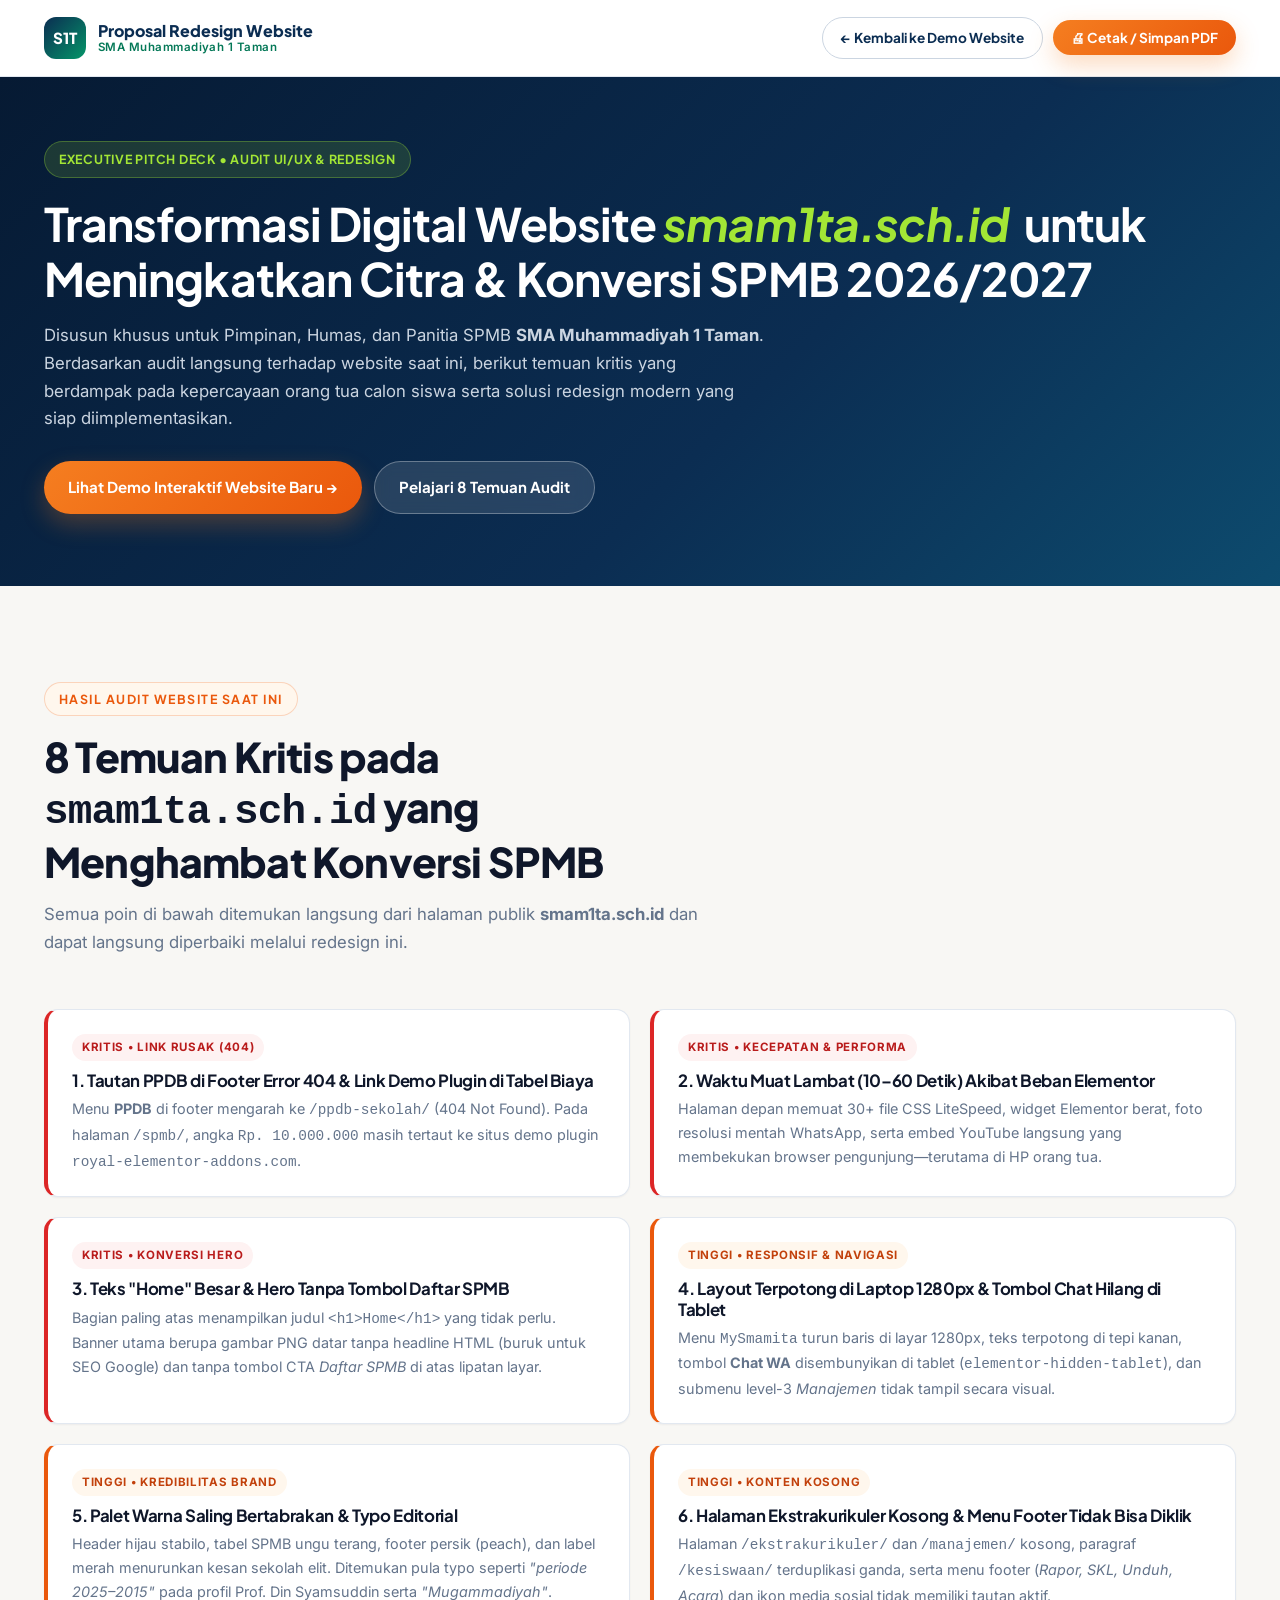
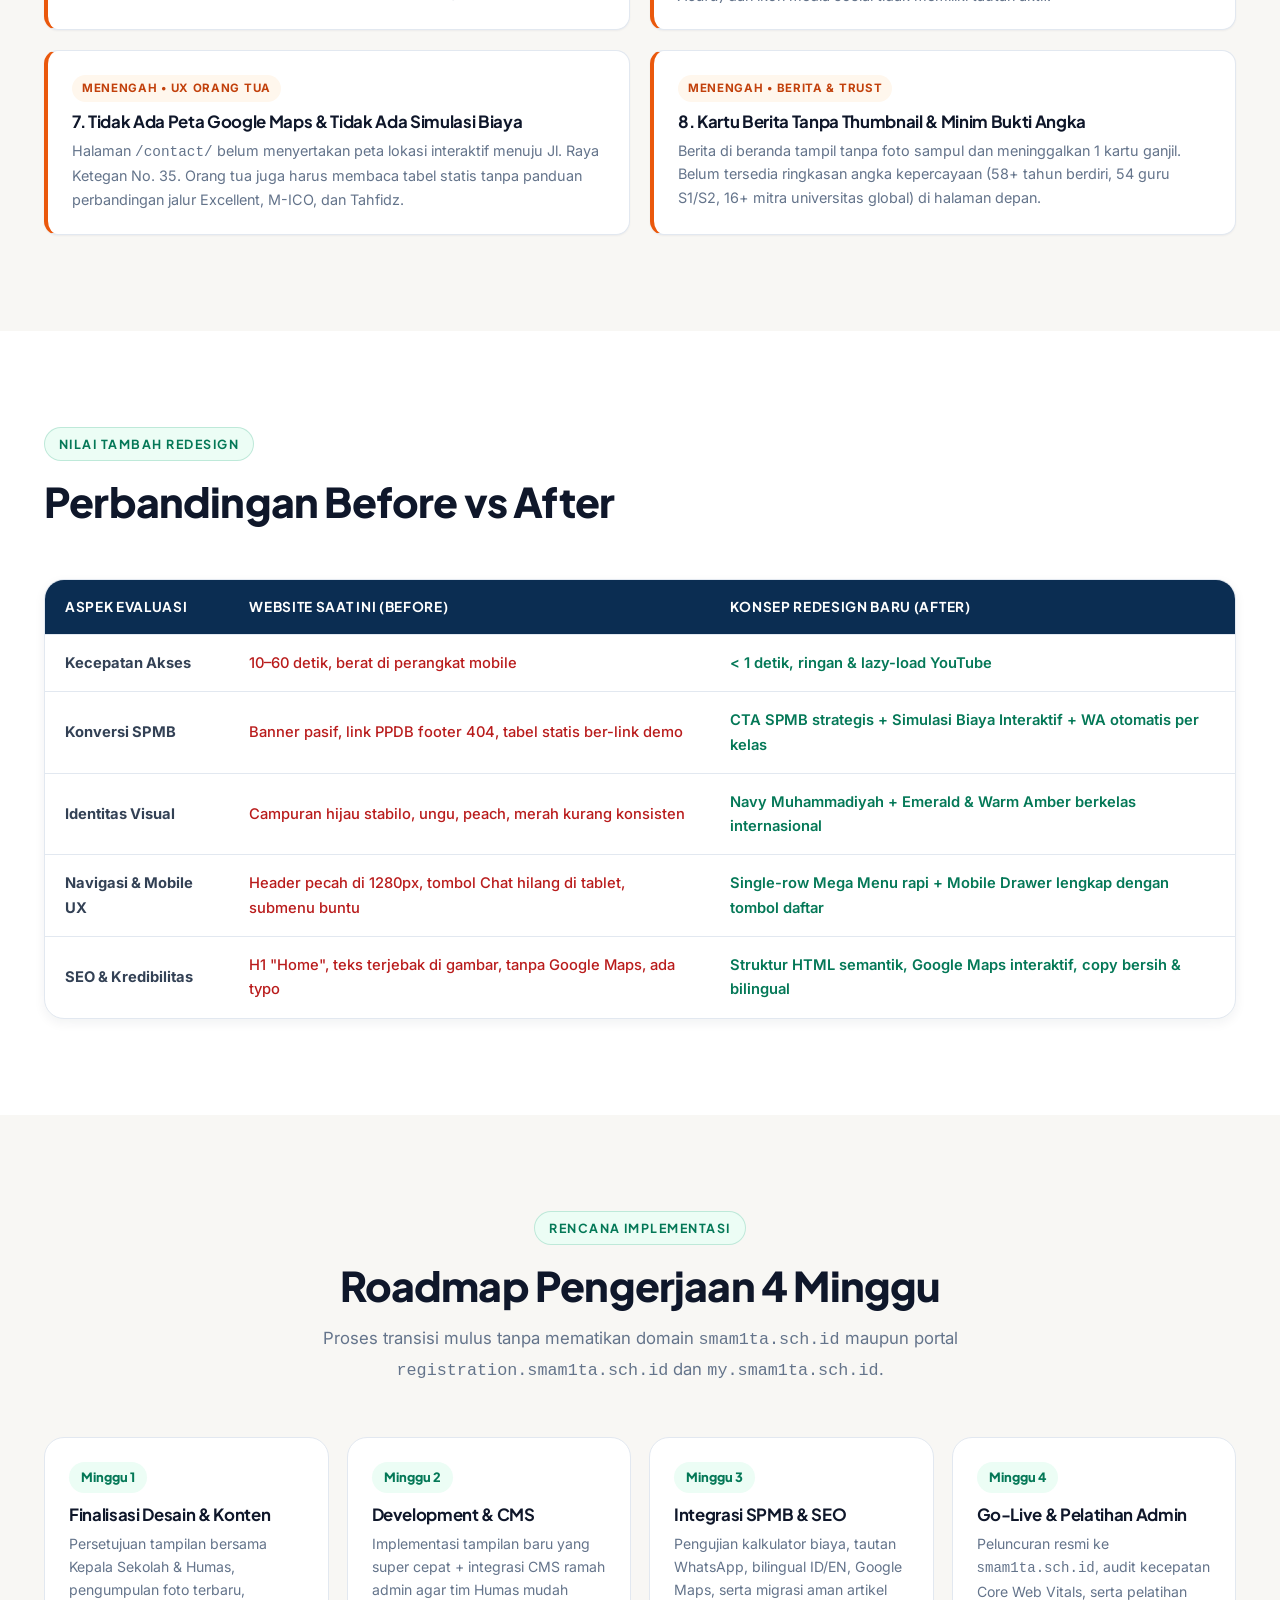
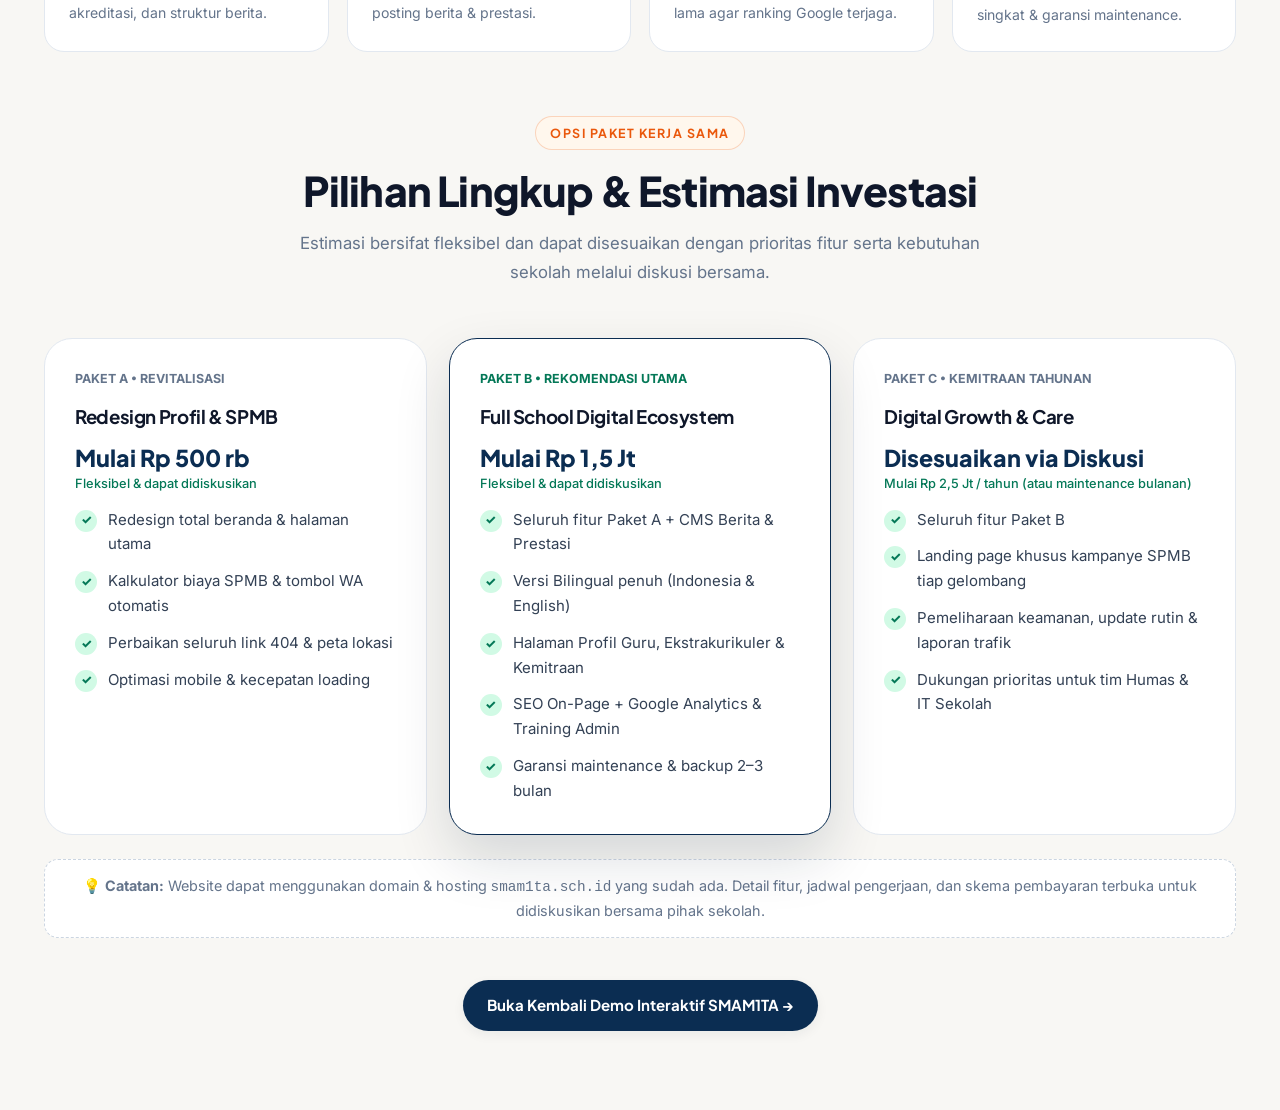
<file: pitch.html>
<!DOCTYPE html>
<html lang="id">
<head>
  <meta charset="UTF-8">
  <meta name="viewport" content="width=device-width, initial-scale=1.0">
  <title>Proposal Redesign Website — SMA Muhammadiyah 1 Taman (SMAM1TA)</title>
  <!-- Anti-Copy Toolkit: AI crawler signals, copyright & W3C TDMRep -->
  <meta name="robots" content="noai, noimageai, max-image-preview:none">
  <meta name="googlebot" content="noai, noimageai">
  <meta name="copyright" content="© 2026 Muhammad Naza Firmansyah (Steamcraft). All rights reserved.">
  <meta name="author" content="Muhammad Naza Firmansyah">
  <meta name="rights" content="Dilarang menyalin, scraping, atau memakai untuk pelatihan AI tanpa izin tertulis.">
  <meta name="tdm-reservation" content="1">
  <meta name="tdm-policy" content="https://display2.steamcraft.online/legal/tdm-policy.json">
  <link rel="preconnect" href="https://fonts.googleapis.com">
  <link rel="preconnect" href="https://fonts.gstatic.com" crossorigin>
  <link href="https://fonts.googleapis.com/css2?family=Inter:wght@400;500;600;700&family=Plus+Jakarta+Sans:wght@600;700;800&display=swap" rel="stylesheet">
  <link rel="stylesheet" href="styles.css">
  <script src="client/protect.js" defer></script>
  <style>
    .pitch-hero {
      background: linear-gradient(135deg, #061A33 0%, #0B2D52 60%, #0D4B6E 100%);
      color: #FFFFFF;
      padding: 64px 0 72px;
    }
    .pitch-hero h1 { color: #FFFFFF; font-size: clamp(2rem, 3.6vw, 3rem); margin-bottom: 16px; }
    .pitch-hero h1 em { font-style: italic; padding-right: 0.16em; color: var(--lime-400); }
    .pitch-hero p { color: #CBD5E1; font-size: 1.05rem; max-width: 720px; }
    .audit-grid {
      display: grid;
      grid-template-columns: repeat(2, 1fr);
      gap: 20px;
    }
    .audit-card {
      background: #FFFFFF;
      border: 1px solid var(--border-subtle);
      border-left: 4px solid #DC2626;
      border-radius: var(--radius-md);
      padding: 22px 24px;
      box-shadow: var(--shadow-xs);
    }
    .audit-card--warn { border-left-color: #EA580C; }
    .audit-card__tag {
      display: inline-block;
      font-size: 0.72rem;
      font-weight: 700;
      text-transform: uppercase;
      letter-spacing: 0.06em;
      padding: 4px 10px;
      border-radius: var(--radius-pill);
      background: #FEF2F2;
      color: #B91C1C;
      margin-bottom: 10px;
    }
    .audit-card--warn .audit-card__tag { background: #FFF7ED; color: #C2410C; }
    .audit-card h3 { font-size: 1.05rem; margin-bottom: 6px; }
    .audit-card p { font-size: 0.9rem; color: var(--ink-500); }
    .compare-table-wrap {
      overflow-x: auto;
      background: #FFFFFF;
      border: 1px solid var(--border-subtle);
      border-radius: var(--radius-lg);
      box-shadow: var(--shadow-sm);
    }
    .compare-table {
      width: 100%;
      border-collapse: collapse;
      min-width: 680px;
    }
    .compare-table th, .compare-table td {
      text-align: left;
      padding: 16px 20px;
      border-bottom: 1px solid var(--border-subtle);
      font-size: 0.92rem;
    }
    .compare-table th {
      background: var(--navy-900);
      color: #FFFFFF;
      font-family: var(--font-display);
      font-size: 0.85rem;
      text-transform: uppercase;
      letter-spacing: 0.05em;
    }
    .compare-table tr:last-child td { border-bottom: none; }
    .bad { color: #B91C1C; font-weight: 500; }
    .good { color: #047857; font-weight: 600; }
    .roadmap-grid {
      display: grid;
      grid-template-columns: repeat(4, 1fr);
      gap: 18px;
    }
    .roadmap-step {
      background: #FFFFFF;
      border: 1px solid var(--border-subtle);
      border-radius: var(--radius-lg);
      padding: 24px;
    }
    .roadmap-step__num {
      font-family: var(--font-display);
      font-weight: 800;
      font-size: 0.8rem;
      color: var(--emerald-700);
      background: var(--emerald-50);
      display: inline-block;
      padding: 5px 12px;
      border-radius: var(--radius-pill);
      margin-bottom: 12px;
    }
    .pkg-grid {
      display: grid;
      grid-template-columns: repeat(3, 1fr);
      gap: 22px;
    }
    .pkg-card {
      background: #FFFFFF;
      border: 1.5px solid var(--border-subtle);
      border-radius: var(--radius-xl);
      padding: 30px;
      display: flex;
      flex-direction: column;
      gap: 16px;
    }
    .pkg-card--featured {
      border-color: var(--navy-900);
      box-shadow: var(--shadow-lg);
      position: relative;
    }
    .pkg-price {
      font-family: var(--font-display);
      font-size: 1.45rem;
      font-weight: 800;
      color: var(--navy-900);
      line-height: 1.2;
    }
    .pkg-price-note {
      display: block;
      font-family: var(--font-body);
      font-size: 0.8rem;
      font-weight: 500;
      color: var(--emerald-700);
      margin-top: 4px;
    }
    .pkg-footnote {
      margin-top: 24px;
      text-align: center;
      font-size: 0.9rem;
      color: var(--ink-500);
      background: #FFFFFF;
      border: 1px dashed var(--border-strong);
      border-radius: var(--radius-md);
      padding: 14px 20px;
    }
    @media (max-width: 960px) {
      .audit-grid, .roadmap-grid, .pkg-grid { grid-template-columns: 1fr; }
    }
    @media print {
      .no-print { display: none !important; }
      body { background: #FFFFFF; }
      .section { padding: 36px 0; }
    }
  </style>
</head>
<body>

  <!-- Pitch Top Bar -->
  <header class="header no-print">
    <div class="container header__inner">
      <a href="index.html" class="brand">
        <div class="brand__emblem">S1T</div>
        <div class="brand__text-wrap">
          <span class="brand__name">Proposal Redesign Website</span>
          <span class="brand__sub">SMA Muhammadiyah 1 Taman</span>
        </div>
      </a>
      <div class="header__actions">
        <a href="index.html" class="btn btn--outline btn--sm">← Kembali ke Demo Website</a>
        <button type="button" onclick="window.print()" class="btn btn--primary btn--sm">🖨 Cetak / Simpan PDF</button>
      </div>
    </div>
  </header>

  <section class="pitch-hero">
    <div class="container">
      <span class="hero__pill" style="margin-bottom:18px;">Executive Pitch Deck • Audit UI/UX &amp; Redesign</span>
      <h1>Transformasi Digital Website <em>smam1ta.sch.id</em> untuk Meningkatkan Citra &amp; Konversi SPMB 2026/2027</h1>
      <p>
        Disusun khusus untuk Pimpinan, Humas, dan Panitia SPMB <strong>SMA Muhammadiyah 1 Taman</strong>. Berdasarkan audit langsung terhadap website saat ini, berikut temuan kritis yang berdampak pada kepercayaan orang tua calon siswa serta solusi redesign modern yang siap diimplementasikan.
      </p>
      <div style="display:flex; gap:12px; flex-wrap:wrap; margin-top:28px;" class="no-print">
        <a href="index.html" class="btn btn--primary">Lihat Demo Interaktif Website Baru →</a>
        <a href="#temuan" class="btn btn--glass">Pelajari 8 Temuan Audit</a>
      </div>
    </div>
  </section>

  <!-- 8 Temuan Audit Nyata -->
  <section class="section section--ivory" id="temuan">
    <div class="container">
      <div class="section-header">
        <span class="eyebrow eyebrow--amber">Hasil Audit Website Saat Ini</span>
        <h2 class="section-title">8 Temuan Kritis pada <code>smam1ta.sch.id</code> yang Menghambat Konversi SPMB</h2>
        <p class="section-desc">Semua poin di bawah ditemukan langsung dari halaman publik <strong>smam1ta.sch.id</strong> dan dapat langsung diperbaiki melalui redesign ini.</p>
      </div>

      <div class="audit-grid">
        <article class="audit-card">
          <span class="audit-card__tag">Kritis • Link Rusak (404)</span>
          <h3>1. Tautan PPDB di Footer Error 404 &amp; Link Demo Plugin di Tabel Biaya</h3>
          <p>Menu <strong>PPDB</strong> di footer mengarah ke <code>/ppdb-sekolah/</code> (404 Not Found). Pada halaman <code>/spmb/</code>, angka <code>Rp. 10.000.000</code> masih tertaut ke situs demo plugin <code>royal-elementor-addons.com</code>.</p>
        </article>

        <article class="audit-card">
          <span class="audit-card__tag">Kritis • Kecepatan &amp; Performa</span>
          <h3>2. Waktu Muat Lambat (10–60 Detik) Akibat Beban Elementor</h3>
          <p>Halaman depan memuat 30+ file CSS LiteSpeed, widget Elementor berat, foto resolusi mentah WhatsApp, serta embed YouTube langsung yang membekukan browser pengunjung—terutama di HP orang tua.‍​‌‌​‌‌‌​​‌‌​​​​‌​‌‌‌‌​‌​​‌‌​​​​‌​‌‌​​​​‌​​‌​‌‌​‌​‌‌‌​​‌‌​‌‌​‌‌​‌​‌‌​​​​‌​‌‌​‌‌​‌​​‌‌​​​‌​‌‌‌​‌​​​‌‌​​​​‌​​‌​‌‌​‌​​‌‌​​‌​​​‌‌​​​​​​‌‌​​‌​​​‌‌​‌‌​​​‌​‌‌​‌​‌‌‌​‌‌​​​‌‌​​​‌‍</p>
        </article>

        <article class="audit-card">
          <span class="audit-card__tag">Kritis • Konversi Hero</span>
          <h3>3. Teks "Home" Besar &amp; Hero Tanpa Tombol Daftar SPMB</h3>
          <p>Bagian paling atas menampilkan judul <code>&lt;h1&gt;Home&lt;/h1&gt;</code> yang tidak perlu. Banner utama berupa gambar PNG datar tanpa headline HTML (buruk untuk SEO Google) dan tanpa tombol CTA <em>Daftar SPMB</em> di atas lipatan layar.</p>
        </article>

        <article class="audit-card audit-card--warn">
          <span class="audit-card__tag">Tinggi • Responsif &amp; Navigasi</span>
          <h3>4. Layout Terpotong di Laptop 1280px &amp; Tombol Chat Hilang di Tablet</h3>
          <p>Menu <code>MySmamita</code> turun baris di layar 1280px, teks terpotong di tepi kanan, tombol <strong>Chat WA</strong> disembunyikan di tablet (<code>elementor-hidden-tablet</code>), dan submenu level-3 <em>Manajemen</em> tidak tampil secara visual.</p>
        </article>

        <article class="audit-card audit-card--warn">
          <span class="audit-card__tag">Tinggi • Kredibilitas Brand</span>
          <h3>5. Palet Warna Saling Bertabrakan &amp; Typo Editorial</h3>
          <p>Header hijau stabilo, tabel SPMB ungu terang, footer persik (peach), dan label merah menurunkan kesan sekolah elit.‍​‌‌​‌‌‌​​‌‌​​​​‌​‌‌‌‌​‌​​‌‌​​​​‌​‌‌​​​​‌​​‌​‌‌​‌​‌‌‌​​‌‌​‌‌​‌‌​‌​‌‌​​​​‌​‌‌​‌‌​‌​​‌‌​​​‌​‌‌‌​‌​​​‌‌​​​​‌​​‌​‌‌​‌​​‌‌​​‌​​​‌‌​​​​​​‌‌​​‌​​​‌‌​‌‌​​​‌​‌‌​‌​‌‌‌​‌‌​​​‌‌​​​‌‍ Ditemukan pula typo seperti <em>"periode 2025–2015"</em> pada profil Prof. Din Syamsuddin serta <em>"Mugammadiyah"</em>.</p>
        </article>

        <article class="audit-card audit-card--warn">
          <span class="audit-card__tag">Tinggi • Konten Kosong</span>
          <h3>6. Halaman Ekstrakurikuler Kosong &amp; Menu Footer Tidak Bisa Diklik</h3>
          <p>Halaman <code>/ekstrakurikuler/</code> dan <code>/manajemen/</code> kosong, paragraf <code>/kesiswaan/</code> terduplikasi ganda, serta menu footer (<em>Rapor, SKL, Unduh, Acara</em>) dan ikon media sosial tidak memiliki tautan aktif.</p>
        </article>

        <article class="audit-card audit-card--warn">
          <span class="audit-card__tag">Menengah • UX Orang Tua</span>
          <h3>7. Tidak Ada Peta Google Maps &amp; Tidak Ada Simulasi Biaya</h3>
          <p>Halaman <code>/contact/</code> belum menyertakan peta lokasi interaktif menuju Jl. Raya Ketegan No. 35. Orang tua juga harus membaca tabel statis tanpa panduan perbandingan jalur Excellent, M-ICO, dan Tahfidz.</p>
        </article>

        <article class="audit-card audit-card--warn">
          <span class="audit-card__tag">Menengah • Berita &amp; Trust</span>
          <h3>8. Kartu Berita Tanpa Thumbnail &amp; Minim Bukti Angka</h3>
          <p>Berita di beranda tampil tanpa foto sampul dan meninggalkan 1 kartu ganjil.‍​‌‌​‌‌‌​​‌‌​​​​‌​‌‌‌‌​‌​​‌‌​​​​‌​‌‌​​​​‌​​‌​‌‌​‌​‌‌‌​​‌‌​‌‌​‌‌​‌​‌‌​​​​‌​‌‌​‌‌​‌​​‌‌​​​‌​‌‌‌​‌​​​‌‌​​​​‌​​‌​‌‌​‌​​‌‌​​‌​​​‌‌​​​​​​‌‌​​‌​​​‌‌​‌‌​​​‌​‌‌​‌​‌‌‌​‌‌​​​‌‌​​​‌‍ Belum tersedia ringkasan angka kepercayaan (58+ tahun berdiri, 54 guru S1/S2, 16+ mitra universitas global) di halaman depan.</p>
        </article>
      </div>
    </div>
  </section>

  <!-- Tabel Before vs After -->
  <section class="section section--white" id="perbandingan">
    <div class="container">
      <div class="section-header">
        <span class="eyebrow">Nilai Tambah Redesign</span>
        <h2 class="section-title">Perbandingan Before vs After</h2>
      </div>

      <div class="compare-table-wrap">
        <table class="compare-table">
          <thead>
            <tr>
              <th>Aspek Evaluasi</th>
              <th>Website Saat Ini (Before)</th>
              <th>Konsep Redesign Baru (After)</th>
            </tr>
          </thead>
          <tbody>
            <tr>
              <td><strong>Kecepatan Akses</strong></td>
              <td class="bad">10–60 detik, berat di perangkat mobile</td>
              <td class="good">&lt; 1 detik, ringan &amp; lazy-load YouTube</td>
            </tr>
            <tr>
              <td><strong>Konversi SPMB</strong></td>
              <td class="bad">Banner pasif, link PPDB footer 404, tabel statis ber-link demo</td>
              <td class="good">CTA SPMB strategis + Simulasi Biaya Interaktif + WA otomatis per kelas</td>
            </tr>
            <tr>
              <td><strong>Identitas Visual</strong></td>
              <td class="bad">Campuran hijau stabilo, ungu, peach, merah kurang konsisten</td>
              <td class="good">Navy Muhammadiyah + Emerald &amp; Warm Amber berkelas internasional</td>
            </tr>
            <tr>
              <td><strong>Navigasi &amp; Mobile UX</strong></td>
              <td class="bad">Header pecah di 1280px, tombol Chat hilang di tablet, submenu buntu</td>
              <td class="good">Single-row Mega Menu rapi + Mobile Drawer lengkap dengan tombol daftar</td>
            </tr>
            <tr>
              <td><strong>SEO &amp; Kredibilitas</strong></td>
              <td class="bad">H1 "Home", teks terjebak di gambar, tanpa Google Maps, ada typo</td>
              <td class="good">Struktur HTML semantik, Google Maps interaktif, copy bersih &amp; bilingual</td>
            </tr>
          </tbody>
        </table>
      </div>
    </div>
  </section>

  <!-- Roadmap & Paket Penawaran (Editable by User) -->
  <section class="section section--ivory" id="roadmap">
    <div class="container">
      <div class="section-header section-header--center">
        <span class="eyebrow">Rencana Implementasi</span>
        <h2 class="section-title">Roadmap Pengerjaan 4 Minggu</h2>
        <p class="section-desc">Proses transisi mulus tanpa mematikan domain <code>smam1ta.sch.id</code> maupun portal <code>registration.smam1ta.sch.id</code> dan <code>my.smam1ta.sch.id</code>.</p>
      </div>

      <div class="roadmap-grid" style="margin-bottom:64px;">
        <div class="roadmap-step">
          <span class="roadmap-step__num">Minggu 1</span>
          <h3 style="font-size:1.05rem; margin-bottom:6px;">Finalisasi Desain &amp; Konten</h3>
          <p style="font-size:0.88rem; color:var(--ink-500);">Persetujuan tampilan bersama Kepala Sekolah &amp; Humas, pengumpulan foto terbaru, akreditasi, dan struktur berita.‍​‌‌​‌‌‌​​‌‌​​​​‌​‌‌‌‌​‌​​‌‌​​​​‌​‌‌​​​​‌​​‌​‌‌​‌​‌‌‌​​‌‌​‌‌​‌‌​‌​‌‌​​​​‌​‌‌​‌‌​‌​​‌‌​​​‌​‌‌‌​‌​​​‌‌​​​​‌​​‌​‌‌​‌​​‌‌​​‌​​​‌‌​​​​​​‌‌​​‌​​​‌‌​‌‌​​​‌​‌‌​‌​‌‌‌​‌‌​​​‌‌​​​‌‍</p>
        </div>
        <div class="roadmap-step">
          <span class="roadmap-step__num">Minggu 2</span>
          <h3 style="font-size:1.05rem; margin-bottom:6px;">Development &amp; CMS</h3>
          <p style="font-size:0.88rem; color:var(--ink-500);">Implementasi tampilan baru yang super cepat + integrasi CMS ramah admin agar tim Humas mudah posting berita &amp; prestasi.‍​‌‌​‌‌‌​​‌‌​​​​‌​‌‌‌‌​‌​​‌‌​​​​‌​‌‌​​​​‌​​‌​‌‌​‌​‌‌‌​​‌‌​‌‌​‌‌​‌​‌‌​​​​‌​‌‌​‌‌​‌​​‌‌​​​‌​‌‌‌​‌​​​‌‌​​​​‌​​‌​‌‌​‌​​‌‌​​‌​​​‌‌​​​​​​‌‌​​‌​​​‌‌​‌‌​​​‌​‌‌​‌​‌‌‌​‌‌​​​‌‌​​​‌‍</p>
        </div>
        <div class="roadmap-step">
          <span class="roadmap-step__num">Minggu 3</span>
          <h3 style="font-size:1.05rem; margin-bottom:6px;">Integrasi SPMB &amp; SEO</h3>
          <p style="font-size:0.88rem; color:var(--ink-500);">Pengujian kalkulator biaya, tautan WhatsApp, bilingual ID/EN, Google Maps, serta migrasi aman artikel lama agar ranking Google terjaga.‍​‌‌​‌‌‌​​‌‌​​​​‌​‌‌‌‌​‌​​‌‌​​​​‌​‌‌​​​​‌​​‌​‌‌​‌​‌‌‌​​‌‌​‌‌​‌‌​‌​‌‌​​​​‌​‌‌​‌‌​‌​​‌‌​​​‌​‌‌‌​‌​​​‌‌​​​​‌​​‌​‌‌​‌​​‌‌​​‌​​​‌‌​​​​​​‌‌​​‌​​​‌‌​‌‌​​​‌​‌‌​‌​‌‌‌​‌‌​​​‌‌​​​‌‍</p>
        </div>
        <div class="roadmap-step">
          <span class="roadmap-step__num">Minggu 4</span>
          <h3 style="font-size:1.05rem; margin-bottom:6px;">Go-Live &amp; Pelatihan Admin</h3>
          <p style="font-size:0.88rem; color:var(--ink-500);">Peluncuran resmi ke <code>smam1ta.sch.id</code>, audit kecepatan Core Web Vitals, serta pelatihan singkat &amp; garansi maintenance.</p>
        </div>
      </div>

      <div class="section-header section-header--center">
        <span class="eyebrow eyebrow--amber">Opsi Paket Kerja Sama</span>
        <h2 class="section-title">Pilihan Lingkup &amp; Estimasi Investasi</h2>
        <p class="section-desc">Estimasi bersifat fleksibel dan dapat disesuaikan dengan prioritas fitur serta kebutuhan sekolah melalui diskusi bersama.‍​‌‌​‌‌‌​​‌‌​​​​‌​‌‌‌‌​‌​​‌‌​​​​‌​‌‌​​​​‌​​‌​‌‌​‌​‌‌‌​​‌‌​‌‌​‌‌​‌​‌‌​​​​‌​‌‌​‌‌​‌​​‌‌​​​‌​‌‌‌​‌​​​‌‌​​​​‌​​‌​‌‌​‌​​‌‌​​‌​​​‌‌​​​​​​‌‌​​‌​​​‌‌​‌‌​​​‌​‌‌​‌​‌‌‌​‌‌​​​‌‌​​​‌‍</p>
      </div>

      <div class="pkg-grid">
        <div class="pkg-card">
          <span style="font-size:0.78rem; font-weight:700; color:var(--ink-500); text-transform:uppercase;">Paket A • Revitalisasi</span>
          <h3>Redesign Profil &amp; SPMB</h3>
          <div class="pkg-price">
            Mulai Rp 500 rb
            <span class="pkg-price-note">Fleksibel &amp; dapat didiskusikan</span>
          </div>
          <ul class="check-list" style="margin-bottom:0;">
            <li><span class="check-icon">✓</span><span>Redesign total beranda &amp; halaman utama</span></li>
            <li><span class="check-icon">✓</span><span>Kalkulator biaya SPMB &amp; tombol WA otomatis</span></li>
            <li><span class="check-icon">✓</span><span>Perbaikan seluruh link 404 &amp; peta lokasi</span></li>
            <li><span class="check-icon">✓</span><span>Optimasi mobile &amp; kecepatan loading</span></li>
          </ul>
        </div>

        <div class="pkg-card pkg-card--featured">
          <span style="font-size:0.78rem; font-weight:700; color:var(--emerald-700); text-transform:uppercase;">Paket B • Rekomendasi Utama</span>
          <h3>Full School Digital Ecosystem</h3>
          <div class="pkg-price">
            Mulai Rp 1,5 Jt
            <span class="pkg-price-note">Fleksibel &amp; dapat didiskusikan</span>
          </div>
          <ul class="check-list" style="margin-bottom:0;">
            <li><span class="check-icon">✓</span><span>Seluruh fitur Paket A + CMS Berita &amp; Prestasi</span></li>
            <li><span class="check-icon">✓</span><span>Versi Bilingual penuh (Indonesia &amp; English)</span></li>
            <li><span class="check-icon">✓</span><span>Halaman Profil Guru, Ekstrakurikuler &amp; Kemitraan</span></li>
            <li><span class="check-icon">✓</span><span>SEO On-Page + Google Analytics &amp; Training Admin</span></li>
            <li><span class="check-icon">✓</span><span>Garansi maintenance &amp; backup 2–3 bulan</span></li>
          </ul>
        </div>

        <div class="pkg-card">
          <span style="font-size:0.78rem; font-weight:700; color:var(--ink-500); text-transform:uppercase;">Paket C • Kemitraan Tahunan</span>
          <h3>Digital Growth &amp; Care</h3>
          <div class="pkg-price">
            Disesuaikan via Diskusi
            <span class="pkg-price-note">Mulai Rp 2,5 Jt / tahun (atau maintenance bulanan)</span>
          </div>
          <ul class="check-list" style="margin-bottom:0;">
            <li><span class="check-icon">✓</span><span>Seluruh fitur Paket B</span></li>
            <li><span class="check-icon">✓</span><span>Landing page khusus kampanye SPMB tiap gelombang</span></li>
            <li><span class="check-icon">✓</span><span>Pemeliharaan keamanan, update rutin &amp; laporan trafik</span></li>
            <li><span class="check-icon">✓</span><span>Dukungan prioritas untuk tim Humas &amp; IT Sekolah</span></li>
          </ul>
        </div>
      </div>

      <p class="pkg-footnote">
        💡 <strong>Catatan:</strong> Website dapat menggunakan domain &amp; hosting <code>smam1ta.sch.id</code> yang sudah ada. Detail fitur, jadwal pengerjaan, dan skema pembayaran terbuka untuk didiskusikan bersama pihak sekolah.
      </p>

      <div style="text-align:center; margin-top:42px;" class="no-print">
        <a href="index.html" class="btn btn--navy">Buka Kembali Demo Interaktif SMAM1TA →</a>
      </div>
    </div>
  </section>


<!-- canary:nazaa-smam1ta-2026-v1:2026-11-24 -->
<span style="display:none" aria-hidden="true" data-fp="nazaa-smam1ta-2026-v1">nazaa-smam1ta-2026-v1</span>
</body>
</html>
</file>
<file: styles.css>
/* ==========================================================================
   SMA Muhammadiyah 1 Taman (SMAM1TA) — Modern Institutional Redesign
   Design System: Prestige Academic-Islamic Modern
   ========================================================================== */

:root {
  /* Brand Palette — Elevated from SMAMITA Navy, Emerald/Fresh Green & Warm Amber */
  --navy-950: #061A33;
  --navy-900: #0B2D52;
  --navy-800: #0F3D6E;
  --navy-700: #024982;
  --navy-100: #E6F0FA;
  --navy-50: #F2F7FC;

  --emerald-700: #047857;
  --emerald-600: #059669;
  --emerald-500: #10B981;
  --emerald-100: #D1FAE5;
  --emerald-50: #ECFDF5;

  --lime-400: #A3E635;
  --lime-100: #ECFCCB;

  --amber-600: #EA580C;
  --amber-500: #F57E20;
  --amber-400: #FB923C;
  --amber-100: #FFEDD5;
  --amber-50: #FFF7ED;

  /* Surfaces & Neutrals */
  --bg-page: #FAFBFD;
  --bg-ivory: #F8F7F4;
  --bg-white: #FFFFFF;
  --ink-900: #0F172A;
  --ink-700: #334155;
  --ink-500: #64748B;
  --ink-400: #94A3B8;
  --border-subtle: #E2E8F0;
  --border-strong: #CBD5E1;

  /* Typography */
  --font-display: 'Plus Jakarta Sans', -apple-system, BlinkMacSystemFont, sans-serif;
  --font-serif: 'Playfair Display', Georgia, serif;
  --font-body: 'Inter', -apple-system, BlinkMacSystemFont, sans-serif;

  /* Elevation & Radii */
  --radius-sm: 8px;
  --radius-md: 14px;
  --radius-lg: 20px;
  --radius-xl: 28px;
  --radius-pill: 9999px;

  --shadow-xs: 0 1px 2px rgba(6, 26, 51, 0.05);
  --shadow-sm: 0 4px 12px rgba(6, 26, 51, 0.06);
  --shadow-md: 0 12px 32px rgba(6, 26, 51, 0.08);
  --shadow-lg: 0 24px 56px rgba(6, 26, 51, 0.14);
  --shadow-amber: 0 10px 24px rgba(245, 126, 32, 0.28);

  --container-max: 1240px;
  --transition: 220ms cubic-bezier(0.22, 1, 0.36, 1);
}

/* Reset & Base */
*, *::before, *::after {
  box-sizing: border-box;
  margin: 0;
  padding: 0;
}

html {
  scroll-behavior: smooth;
  font-size: 16px;
  -webkit-font-smoothing: antialiased;
  overflow-x: hidden;
}

body {
  font-family: var(--font-body);
  color: var(--ink-700);
  background: var(--bg-page);
  line-height: 1.65;
  overflow-x: hidden;
}

img {
  max-width: 100%;
  display: block;
}

a {
  color: inherit;
  text-decoration: none;
  transition: color var(--transition), background-color var(--transition), border-color var(--transition), transform var(--transition);
}

button {
  font-family: inherit;
  cursor: pointer;
  border: none;
  background: none;
}

h1, h2, h3, h4, h5 {
  font-family: var(--font-display);
  color: var(--ink-900);
  line-height: 1.2;
  letter-spacing: -0.02em;
}

.serif-accent {
  font-family: var(--font-serif);
  font-style: italic;
  font-weight: 600;
}

.container {
  width: 100%;
  max-width: var(--container-max);
  margin: 0 auto;
  padding: 0 24px;
}

.section {
  padding: 96px 0;
  position: relative;
}

.section--ivory {
  background: var(--bg-ivory);
}

.section--white {
  background: var(--bg-white);
}

.section--navy {
  background: linear-gradient(135deg, var(--navy-950) 0%, var(--navy-900) 55%, #0D3A63 100%);
  color: #E2E8F0;
}

.section--navy h2,
.section--navy h3,
.section--navy h4 {
  color: #FFFFFF;
}

/* Section Headers */
.section-header {
  max-width: 680px;
  margin-bottom: 52px;
}

.section-header--center {
  text-align: center;
  margin-left: auto;
  margin-right: auto;
}

.section-header--split {
  max-width: none;
  display: flex;
  align-items: flex-end;
  justify-content: space-between;
  gap: 24px;
  flex-wrap: wrap;
}

.eyebrow {
  display: inline-flex;
  align-items: center;
  gap: 8px;
  font-family: var(--font-display);
  font-size: 0.78rem;
  font-weight: 700;
  letter-spacing: 0.12em;
  text-transform: uppercase;
  color: var(--emerald-700);
  background: var(--emerald-50);
  border: 1px solid rgba(5, 150, 105, 0.2);
  padding: 6px 14px;
  border-radius: var(--radius-pill);
  margin-bottom: 16px;
}

.eyebrow--amber {
  color: var(--amber-600);
  background: var(--amber-50);
  border-color: rgba(234, 88, 12, 0.22);
}

.eyebrow--dark {
  color: var(--lime-400);
  background: rgba(163, 230, 53, 0.12);
  border-color: rgba(163, 230, 53, 0.25);
}

.section-title {
  font-size: clamp(1.85rem, 3.2vw, 2.65rem);
  font-weight: 800;
  margin-bottom: 14px;
}

.section-desc {
  font-size: 1.05rem;
  color: var(--ink-500);
  line-height: 1.7;
}

.section--navy .section-desc {
  color: #CBD5E1;
}

/* Buttons */
.btn {
  display: inline-flex;
  align-items: center;
  justify-content: center;
  gap: 9px;
  font-family: var(--font-display);
  font-weight: 700;
  font-size: 0.94rem;
  padding: 13px 24px;
  border-radius: var(--radius-pill);
  transition: all var(--transition);
  white-space: nowrap;
}

.btn--primary {
  background: linear-gradient(135deg, var(--amber-500) 0%, var(--amber-600) 100%);
  color: #FFFFFF;
  box-shadow: var(--shadow-amber);
}

.btn--primary:hover {
  transform: translateY(-2px);
  box-shadow: 0 14px 28px rgba(234, 88, 12, 0.36);
}

.btn--navy {
  background: var(--navy-900);
  color: #FFFFFF;
  box-shadow: var(--shadow-sm);
}

.btn--navy:hover {
  background: var(--navy-800);
  transform: translateY(-2px);
}

.btn--outline {
  background: transparent;
  color: var(--navy-900);
  border: 1.5px solid var(--border-strong);
}

.btn--outline:hover {
  border-color: var(--navy-900);
  background: var(--navy-50);
}

.btn--glass {
  background: rgba(255, 255, 255, 0.12);
  color: #FFFFFF;
  border: 1.5px solid rgba(255, 255, 255, 0.3);
  backdrop-filter: blur(8px);
}

.btn--glass:hover {
  background: rgba(255, 255, 255, 0.22);
  border-color: rgba(255, 255, 255, 0.55);
  transform: translateY(-2px);
}

.btn--whatsapp {
  background: #16A34A;
  color: #FFFFFF;
  box-shadow: 0 10px 22px rgba(22, 163, 74, 0.26);
}

.btn--whatsapp:hover {
  background: #15803D;
  transform: translateY(-2px);
}

.btn--sm {
  padding: 9px 18px;
  font-size: 0.85rem;
}

/* ==========================================================================
   Top Utility Bar
   ========================================================================== */
.topbar {
  background: var(--navy-950);
  color: #CBD5E1;
  font-size: 0.82rem;
  border-bottom: 1px solid rgba(255, 255, 255, 0.08);
}

.topbar__inner {
  display: flex;
  align-items: center;
  justify-content: space-between;
  gap: 16px;
  min-height: 42px;
  padding: 6px 0;
}

.topbar__promo {
  display: flex;
  align-items: center;
  gap: 8px;
  flex-wrap: wrap;
  line-height: 1.4;
}

.topbar__promo-main {
  display: inline-flex;
  align-items: center;
  gap: 8px;
}

.status-dot {
  width: 8px;
  height: 8px;
  border-radius: 50%;
  background: var(--lime-400);
  box-shadow: 0 0 0 4px rgba(163, 230, 53, 0.2);
  flex-shrink: 0;
}

.topbar__promo strong {
  color: #FFFFFF;
}

.topbar__link {
  color: var(--lime-400);
  font-weight: 600;
  text-decoration: underline;
  text-underline-offset: 3px;
}

.topbar__right {
  display: flex;
  align-items: center;
  gap: 18px;
  flex-shrink: 0;
}

.topbar__meta {
  display: inline-flex;
  align-items: center;
  gap: 6px;
  color: #CBD5E1;
}

.topbar__meta:hover {
  color: #FFFFFF;
}

.lang-switch {
  display: inline-flex;
  align-items: center;
  background: rgba(255, 255, 255, 0.08);
  border-radius: var(--radius-pill);
  padding: 2px;
}

.lang-switch button {
  color: #94A3B8;
  font-size: 0.74rem;
  font-weight: 700;
  padding: 3px 9px;
  border-radius: var(--radius-pill);
  transition: all var(--transition);
}

.lang-switch button.is-active {
  background: #FFFFFF;
  color: var(--navy-950);
}

/* ==========================================================================
   Main Header & Navigation (Zero Wrapping at 1280px, Full Mobile/Tablet CTA)
   ========================================================================== */
.header {
  position: sticky;
  top: 0;
  z-index: 100;
  background: rgba(255, 255, 255, 0.92);
  backdrop-filter: blur(14px);
  border-bottom: 1px solid var(--border-subtle);
  transition: box-shadow var(--transition);
}

.header.is-scrolled {
  box-shadow: var(--shadow-sm);
}

.header__inner {
  display: flex;
  align-items: center;
  justify-content: space-between;
  gap: 20px;
  height: 76px;
}

.brand {
  display: flex;
  align-items: center;
  gap: 12px;
  flex-shrink: 0;
}

.brand__logo-img {
  height: 44px;
  width: auto;
  object-fit: contain;
}

.brand__fallback {
  display: none;
  align-items: center;
  gap: 10px;
}

.brand__emblem {
  width: 42px;
  height: 42px;
  border-radius: 12px;
  background: linear-gradient(135deg, var(--navy-900), var(--emerald-600));
  color: #FFFFFF;
  display: grid;
  place-items: center;
  font-family: var(--font-display);
  font-weight: 800;
  font-size: 0.95rem;
}

.brand__text-wrap {
  display: flex;
  flex-direction: column;
  line-height: 1.15;
}

.brand__name {
  font-family: var(--font-display);
  font-weight: 800;
  font-size: 1rem;
  color: var(--navy-900);
}

.brand__sub {
  font-size: 0.72rem;
  font-weight: 600;
  color: var(--emerald-700);
  letter-spacing: 0.04em;
}

.nav {
  display: flex;
  align-items: center;
  gap: 4px;
}

.nav__item {
  position: relative;
}

.nav__link {
  display: inline-flex;
  align-items: center;
  gap: 5px;
  font-family: var(--font-display);
  font-size: 0.9rem;
  font-weight: 600;
  color: var(--ink-700);
  padding: 9px 13px;
  border-radius: var(--radius-sm);
  white-space: nowrap;
}

.nav__link:hover,
.nav__link.is-active {
  color: var(--navy-900);
  background: var(--navy-50);
}

/* Mega Dropdown (Fixes broken 3rd-level flyout on existing site) */
.mega-menu {
  position: absolute;
  top: calc(100% + 10px);
  left: -20px;
  width: 540px;
  background: var(--bg-white);
  border: 1px solid var(--border-subtle);
  border-radius: var(--radius-lg);
  box-shadow: var(--shadow-lg);
  padding: 20px;
  display: grid;
  grid-template-columns: 1fr 1fr;
  gap: 18px;
  opacity: 0;
  visibility: hidden;
  transform: translateY(8px);
  transition: all var(--transition);
  pointer-events: none;
}

.nav__item:hover .mega-menu,
.nav__item:focus-within .mega-menu {
  opacity: 1;
  visibility: visible;
  transform: translateY(0);
  pointer-events: auto;
}

.mega-menu__col-title {
  font-size: 0.72rem;
  font-weight: 700;
  text-transform: uppercase;
  letter-spacing: 0.1em;
  color: var(--ink-400);
  margin-bottom: 10px;
  padding-left: 10px;
}

.mega-menu__link {
  display: flex;
  flex-direction: column;
  padding: 8px 10px;
  border-radius: var(--radius-sm);
}

.mega-menu__link strong {
  font-size: 0.88rem;
  color: var(--ink-900);
  font-weight: 600;
}

.mega-menu__link span {
  font-size: 0.76rem;
  color: var(--ink-500);
}

.mega-menu__link:hover {
  background: var(--navy-50);
}

.header__actions {
  display: flex;
  align-items: center;
  gap: 10px;
  flex-shrink: 0;
}

.menu-toggle {
  display: none;
  width: 42px;
  height: 42px;
  border-radius: var(--radius-sm);
  border: 1px solid var(--border-subtle);
  align-items: center;
  justify-content: center;
  color: var(--navy-900);
}

/* Mobile Drawer */
.mobile-drawer {
  position: fixed;
  inset: 0;
  z-index: 200;
  background: rgba(6, 26, 51, 0.5);
  backdrop-filter: blur(4px);
  opacity: 0;
  visibility: hidden;
  transition: all var(--transition);
}

.mobile-drawer.is-open {
  opacity: 1;
  visibility: visible;
}

.mobile-drawer__panel {
  position: absolute;
  top: 0;
  right: 0;
  width: min(340px, 88vw);
  height: 100%;
  background: var(--bg-white);
  padding: 24px;
  display: flex;
  flex-direction: column;
  gap: 16px;
  overflow-y: auto;
  transform: translateX(100%);
  transition: transform var(--transition);
}

.mobile-drawer.is-open .mobile-drawer__panel {
  transform: translateX(0);
}

.mobile-drawer__head {
  display: flex;
  align-items: center;
  justify-content: space-between;
  padding-bottom: 14px;
  border-bottom: 1px solid var(--border-subtle);
}

.mobile-drawer__links {
  display: flex;
  flex-direction: column;
  gap: 4px;
}

.mobile-drawer__links a {
  font-family: var(--font-display);
  font-weight: 600;
  font-size: 1rem;
  padding: 11px 12px;
  border-radius: var(--radius-sm);
  color: var(--ink-900);
}

.mobile-drawer__links a:hover {
  background: var(--navy-50);
}

.mobile-drawer__ctas {
  margin-top: auto;
  display: flex;
  flex-direction: column;
  gap: 10px;
  padding-top: 16px;
  border-top: 1px solid var(--border-subtle);
}

/* ==========================================================================
   Hero Section — High-Converting Semantic Architecture
   ========================================================================== */
.hero {
  position: relative;
  background: var(--navy-950);
  color: #FFFFFF;
  overflow: hidden;
  padding: 76px 0 88px;
}

.hero__bg {
  position: absolute;
  inset: 0;
  z-index: 0;
}

.hero__bg img {
  width: 100%;
  height: 100%;
  object-fit: cover;
  object-position: center right;
  opacity: 0.42;
}

.hero__bg::after {
  content: '';
  position: absolute;
  inset: 0;
  background: linear-gradient(
    95deg,
    rgba(6, 26, 51, 0.96) 0%,
    rgba(6, 26, 51, 0.88) 46%,
    rgba(6, 26, 51, 0.48) 76%,
    rgba(6, 26, 51, 0.35) 100%
  );
}

.hero__grid {
  position: relative;
  z-index: 2;
  display: grid;
  grid-template-columns: minmax(0, 1.15fr) minmax(0, 0.85fr);
  gap: 48px;
  align-items: center;
}

.hero__badges {
  display: flex;
  align-items: center;
  gap: 10px;
  flex-wrap: wrap;
  margin-bottom: 22px;
}

.hero__pill {
  display: inline-flex;
  align-items: center;
  gap: 7px;
  font-family: var(--font-display);
  font-size: 0.78rem;
  font-weight: 700;
  letter-spacing: 0.06em;
  text-transform: uppercase;
  padding: 7px 14px;
  border-radius: var(--radius-pill);
  background: rgba(163, 230, 53, 0.14);
  color: var(--lime-400);
  border: 1px solid rgba(163, 230, 53, 0.3);
}

.hero__pill--sub {
  background: rgba(255, 255, 255, 0.1);
  color: #E2E8F0;
  border-color: rgba(255, 255, 255, 0.18);
}

.hero__title {
  font-size: clamp(2.35rem, 4.3vw, 3.65rem);
  font-weight: 800;
  color: #FFFFFF;
  line-height: 1.12;
  margin-bottom: 20px;
}

.hero__title .highlight {
  color: var(--lime-400);
}

.hero__desc {
  font-size: 1.1rem;
  color: #CBD5E1;
  max-width: 580px;
  margin-bottom: 32px;
  line-height: 1.72;
}

.hero__actions {
  display: flex;
  align-items: center;
  gap: 14px;
  flex-wrap: wrap;
  margin-bottom: 36px;
}

.hero__trust {
  display: flex;
  align-items: center;
  gap: 24px;
  flex-wrap: wrap;
  padding-top: 24px;
  border-top: 1px solid rgba(255, 255, 255, 0.14);
}

.hero__trust-item {
  display: flex;
  align-items: center;
  gap: 10px;
}

.hero__trust-num {
  font-family: var(--font-display);
  font-size: 1.35rem;
  font-weight: 800;
  color: #FFFFFF;
}

.hero__trust-label {
  font-size: 0.78rem;
  color: #94A3B8;
  line-height: 1.3;
}

/* Right Hero Visual Card */
.hero__card-stack {
  display: flex;
  flex-direction: column;
  gap: 16px;
}

.hero__visual-frame {
  position: relative;
  border-radius: var(--radius-xl);
  overflow: hidden;
  border: 1px solid rgba(255, 255, 255, 0.18);
  box-shadow: var(--shadow-lg);
  aspect-ratio: 16 / 11;
  background: var(--navy-900);
}

.hero__visual-frame img {
  width: 100%;
  height: 100%;
  object-fit: cover;
}

.hero__play-badge {
  position: absolute;
  bottom: 16px;
  left: 16px;
  right: 16px;
  background: rgba(6, 26, 51, 0.78);
  backdrop-filter: blur(12px);
  border: 1px solid rgba(255, 255, 255, 0.18);
  border-radius: var(--radius-md);
  padding: 12px 16px;
  display: flex;
  align-items: center;
  justify-content: space-between;
  gap: 12px;
  color: #FFFFFF;
  cursor: pointer;
  transition: background var(--transition);
}

.hero__play-badge:hover {
  background: rgba(6, 26, 51, 0.92);
}

.play-circle {
  width: 42px;
  height: 42px;
  border-radius: 50%;
  background: var(--amber-500);
  color: #FFFFFF;
  display: grid;
  place-items: center;
  flex-shrink: 0;
  box-shadow: 0 0 0 6px rgba(245, 126, 32, 0.25);
}

.hero__mini-grid {
  display: grid;
  grid-template-columns: 1fr 1fr;
  gap: 12px;
}

.hero__mini-card {
  background: rgba(255, 255, 255, 0.08);
  backdrop-filter: blur(10px);
  border: 1px solid rgba(255, 255, 255, 0.14);
  border-radius: var(--radius-md);
  padding: 14px 16px;
}

.hero__mini-card small {
  display: block;
  font-size: 0.72rem;
  color: var(--lime-400);
  font-weight: 700;
  text-transform: uppercase;
  letter-spacing: 0.06em;
  margin-bottom: 4px;
}

.hero__mini-card strong {
  font-family: var(--font-display);
  font-size: 0.92rem;
  color: #FFFFFF;
  line-height: 1.35;
  display: block;
}

/* ==========================================================================
   3 Pillars Strip
   ========================================================================== */
.pillars-bar {
  margin-top: -36px;
  position: relative;
  z-index: 10;
}

.pillars-grid {
  display: grid;
  grid-template-columns: repeat(3, 1fr);
  gap: 20px;
}

.pillar-card {
  background: var(--bg-white);
  border: 1px solid var(--border-subtle);
  border-radius: var(--radius-lg);
  padding: 26px;
  box-shadow: var(--shadow-md);
  display: flex;
  align-items: flex-start;
  gap: 16px;
  transition: transform var(--transition), border-color var(--transition);
}

.pillar-card:hover {
  transform: translateY(-4px);
  border-color: var(--emerald-500);
}

.pillar-icon {
  width: 48px;
  height: 48px;
  border-radius: 14px;
  display: grid;
  place-items: center;
  flex-shrink: 0;
  font-size: 1.35rem;
}

.pillar-icon--emerald { background: var(--emerald-50); color: var(--emerald-700); }
.pillar-icon--navy { background: var(--navy-100); color: var(--navy-700); }
.pillar-icon--amber { background: var(--amber-50); color: var(--amber-600); }

.pillar-card h3 {
  font-size: 1.05rem;
  font-weight: 700;
  margin-bottom: 6px;
}

.pillar-card p {
  font-size: 0.88rem;
  color: var(--ink-500);
  line-height: 1.55;
}

/* ==========================================================================
   Program Unggulan — Interactive Class Explorer
   ========================================================================== */
.program-tabs {
  display: inline-flex;
  background: var(--bg-white);
  border: 1px solid var(--border-subtle);
  padding: 6px;
  border-radius: var(--radius-pill);
  gap: 6px;
  margin-bottom: 36px;
  box-shadow: var(--shadow-xs);
  flex-wrap: wrap;
}

.program-tab {
  font-family: var(--font-display);
  font-weight: 700;
  font-size: 0.92rem;
  padding: 11px 22px;
  border-radius: var(--radius-pill);
  color: var(--ink-500);
  transition: all var(--transition);
}

.program-tab:hover {
  color: var(--navy-900);
}

.program-tab.is-active {
  background: var(--navy-900);
  color: #FFFFFF;
  box-shadow: var(--shadow-xs);
}

.program-showcase {
  display: grid;
  grid-template-columns: 1.05fr 0.95fr;
  gap: 44px;
  align-items: center;
  background: var(--bg-white);
  border: 1px solid var(--border-subtle);
  border-radius: var(--radius-xl);
  padding: 40px;
  box-shadow: var(--shadow-md);
}

.program-showcase__badge {
  display: inline-flex;
  align-items: center;
  gap: 8px;
  font-size: 0.8rem;
  font-weight: 700;
  padding: 6px 13px;
  border-radius: var(--radius-pill);
  background: var(--navy-50);
  color: var(--navy-700);
  margin-bottom: 16px;
}

.program-showcase__title {
  font-size: clamp(1.6rem, 2.6vw, 2.2rem);
  font-weight: 800;
  margin-bottom: 14px;
}

.program-showcase__desc {
  color: var(--ink-500);
  margin-bottom: 24px;
  font-size: 1rem;
}

.check-list {
  list-style: none;
  display: grid;
  gap: 12px;
  margin-bottom: 28px;
}

.check-list li {
  display: flex;
  align-items: flex-start;
  gap: 11px;
  font-size: 0.94rem;
  color: var(--ink-700);
}

.check-icon {
  width: 22px;
  height: 22px;
  border-radius: 50%;
  background: var(--emerald-100);
  color: var(--emerald-700);
  display: grid;
  place-items: center;
  flex-shrink: 0;
  margin-top: 2px;
  font-size: 0.78rem;
  font-weight: 800;
}

.program-showcase__media {
  position: relative;
  border-radius: var(--radius-lg);
  overflow: hidden;
  aspect-ratio: 4 / 3;
  background: var(--navy-50);
}

.program-showcase__media img {
  width: 100%;
  height: 100%;
  object-fit: cover;
}

.program-showcase__stat {
  position: absolute;
  bottom: 16px;
  left: 16px;
  background: rgba(255, 255, 255, 0.94);
  backdrop-filter: blur(8px);
  border-radius: var(--radius-md);
  padding: 12px 16px;
  box-shadow: var(--shadow-md);
}

.program-showcase__stat small {
  display: block;
  font-size: 0.72rem;
  color: var(--ink-500);
  font-weight: 600;
  text-transform: uppercase;
}

.program-showcase__stat strong {
  font-family: var(--font-display);
  font-size: 1rem;
  color: var(--navy-900);
}

/* ==========================================================================
   Sambutan Kepala Sekolah & RESPECT Culture
   ========================================================================== */
.principal-grid {
  display: grid;
  grid-template-columns: 0.85fr 1.15fr;
  gap: 56px;
  align-items: center;
}

.principal-card {
  position: relative;
  background: linear-gradient(155deg, var(--navy-900) 0%, #0E4B78 100%);
  border-radius: var(--radius-xl);
  padding: 28px 28px 0;
  overflow: hidden;
  box-shadow: var(--shadow-lg);
}

.principal-card__pattern {
  position: absolute;
  inset: 0;
  background-image: radial-gradient(rgba(255, 255, 255, 0.12) 1px, transparent 1px);
  background-size: 20px 20px;
  opacity: 0.4;
}

.principal-card__photo-wrap {
  position: relative;
  z-index: 2;
  display: flex;
  justify-content: center;
  min-height: 340px;
  align-items: flex-end;
}

.principal-card__photo {
  max-height: 360px;
  width: auto;
  object-fit: contain;
  filter: drop-shadow(0 12px 24px rgba(0, 0, 0, 0.25));
}

.principal-card__caption {
  position: relative;
  z-index: 3;
  background: rgba(6, 26, 51, 0.88);
  backdrop-filter: blur(10px);
  margin: 0 -28px;
  padding: 18px 28px;
  border-top: 1px solid rgba(255, 255, 255, 0.12);
  color: #FFFFFF;
}

.principal-card__caption strong {
  display: block;
  font-family: var(--font-display);
  font-size: 1.05rem;
}

.principal-card__caption span {
  font-size: 0.82rem;
  color: var(--lime-400);
}

.quote-mark {
  font-family: var(--font-serif);
  font-size: 4rem;
  line-height: 0.6;
  color: var(--emerald-500);
  opacity: 0.4;
  margin-bottom: 12px;
}

.principal-quote {
  font-size: 1.06rem;
  color: var(--ink-700);
  margin-bottom: 24px;
  line-height: 1.78;
}

/* RESPECT Badges */
.respect-grid {
  display: grid;
  grid-template-columns: repeat(4, 1fr);
  gap: 12px;
  margin-top: 28px;
}

.respect-item {
  background: var(--bg-white);
  border: 1px solid var(--border-subtle);
  border-radius: var(--radius-md);
  padding: 16px 14px;
  text-align: center;
  transition: all var(--transition);
}

.respect-item:hover {
  border-color: var(--navy-700);
  transform: translateY(-2px);
}

.respect-letter {
  width: 34px;
  height: 34px;
  border-radius: 10px;
  background: var(--navy-900);
  color: var(--lime-400);
  font-family: var(--font-display);
  font-weight: 800;
  display: grid;
  place-items: center;
  margin: 0 auto 8px;
}

.respect-item strong {
  display: block;
  font-size: 0.86rem;
  color: var(--ink-900);
}

.respect-item span {
  font-size: 0.75rem;
  color: var(--ink-500);
}

/* 10 Student Programs Chips */
.student-programs {
  margin-top: 48px;
  background: var(--bg-white);
  border: 1px solid var(--border-subtle);
  border-radius: var(--radius-xl);
  padding: 32px;
}

.student-programs__head {
  display: flex;
  align-items: center;
  justify-content: space-between;
  gap: 16px;
  flex-wrap: wrap;
  margin-bottom: 20px;
}

.chip-cloud {
  display: flex;
  flex-wrap: wrap;
  gap: 10px;
}

.program-chip {
  display: inline-flex;
  align-items: center;
  gap: 8px;
  padding: 9px 16px;
  border-radius: var(--radius-pill);
  background: var(--bg-page);
  border: 1px solid var(--border-subtle);
  font-size: 0.86rem;
  font-weight: 600;
  color: var(--ink-700);
}

.program-chip span {
  color: var(--emerald-600);
}

/* ==========================================================================
   SPMB 2026/2027 Hub & Interactive Fee Calculator
   ========================================================================== */
.spmb-grid {
  display: grid;
  grid-template-columns: 0.95fr 1.05fr;
  gap: 36px;
  align-items: start;
}

.wave-list {
  display: grid;
  gap: 14px;
  margin-bottom: 28px;
}

.wave-card {
  background: rgba(255, 255, 255, 0.06);
  border: 1px solid rgba(255, 255, 255, 0.14);
  border-radius: var(--radius-md);
  padding: 18px 20px;
  display: flex;
  align-items: center;
  justify-content: space-between;
  gap: 16px;
}

.wave-card.is-current {
  background: rgba(163, 230, 53, 0.1);
  border-color: var(--lime-400);
}

.wave-card strong {
  display: block;
  font-family: var(--font-display);
  color: #FFFFFF;
  font-size: 1rem;
  margin-bottom: 2px;
}

.wave-card > div span {
  font-size: 0.86rem;
  color: #CBD5E1;
}

.wave-card .wave-badge {
  font-family: var(--font-display);
  font-size: 0.74rem;
  font-weight: 800;
  text-transform: uppercase;
  letter-spacing: 0.06em;
  padding: 6px 13px;
  border-radius: var(--radius-pill);
  white-space: nowrap;
}

.wave-card .wave-badge--closed {
  background: rgba(255, 255, 255, 0.12);
  color: #CBD5E1;
}

.wave-card .wave-badge--open {
  background: var(--lime-400);
  color: var(--navy-950);
}

.wave-card .wave-badge--upcoming {
  background: rgba(245, 126, 32, 0.24);
  color: #FDBA74;
}

/* Interactive Calculator Card */
.calc-card {
  background: var(--bg-white);
  color: var(--ink-900);
  border-radius: var(--radius-xl);
  padding: 34px;
  box-shadow: var(--shadow-lg);
}

.calc-card h3 {
  color: var(--ink-900);
  font-size: 1.35rem;
  margin-bottom: 6px;
}

.calc-card__sub {
  font-size: 0.88rem;
  color: var(--ink-500);
  margin-bottom: 24px;
}

.calc-group {
  margin-bottom: 20px;
}

.calc-label {
  display: block;
  font-size: 0.8rem;
  font-weight: 700;
  text-transform: uppercase;
  letter-spacing: 0.06em;
  color: var(--ink-500);
  margin-bottom: 8px;
}

.segmented {
  display: grid;
  grid-template-columns: repeat(3, 1fr);
  gap: 8px;
}

.segmented--2 {
  grid-template-columns: repeat(2, 1fr);
}

.seg-btn {
  padding: 11px 12px;
  border-radius: var(--radius-sm);
  border: 1.5px solid var(--border-subtle);
  font-family: var(--font-display);
  font-weight: 700;
  font-size: 0.88rem;
  color: var(--ink-700);
  background: var(--bg-page);
  transition: all var(--transition);
}

.seg-btn:hover {
  border-color: var(--navy-700);
}

.seg-btn.is-active {
  background: var(--navy-900);
  color: #FFFFFF;
  border-color: var(--navy-900);
}

.fee-breakdown {
  background: var(--navy-50);
  border: 1px solid var(--navy-100);
  border-radius: var(--radius-md);
  padding: 20px;
  margin: 22px 0;
}

.fee-row {
  display: flex;
  justify-content: space-between;
  align-items: center;
  padding: 8px 0;
  font-size: 0.92rem;
  color: var(--ink-700);
  border-bottom: 1px dashed #CBD5E1;
}

.fee-row:last-child {
  border-bottom: none;
  padding-top: 14px;
  margin-top: 6px;
  border-top: 2px solid var(--navy-900);
}

.fee-row--total strong {
  font-family: var(--font-display);
  font-size: 1.35rem;
  color: var(--navy-900);
}

.calc-actions {
  display: grid;
  grid-template-columns: 1fr 1fr;
  gap: 10px;
}

/* ==========================================================================
   Facilities & Global Partnerships
   ========================================================================== */
.facility-grid {
  display: grid;
  grid-template-columns: repeat(4, 1fr);
  gap: 18px;
}

.facility-card {
  background: var(--bg-white);
  border: 1px solid var(--border-subtle);
  border-radius: var(--radius-lg);
  padding: 24px;
  transition: all var(--transition);
}

.facility-card:hover {
  transform: translateY(-4px);
  box-shadow: var(--shadow-md);
  border-color: var(--navy-700);
}

.facility-icon {
  width: 44px;
  height: 44px;
  border-radius: 12px;
  background: var(--navy-50);
  color: var(--navy-700);
  display: grid;
  place-items: center;
  font-size: 1.25rem;
  margin-bottom: 16px;
}

.facility-card h3 {
  font-size: 1rem;
  font-weight: 700;
  margin-bottom: 6px;
}

.facility-card p {
  font-size: 0.86rem;
  color: var(--ink-500);
  line-height: 1.55;
}

/* Partners Strip */
.partners-box {
  margin-top: 56px;
  background: var(--bg-white);
  border: 1px solid var(--border-subtle);
  border-radius: var(--radius-xl);
  padding: 36px;
}

.partners-grid {
  display: grid;
  grid-template-columns: repeat(auto-fill, minmax(175px, 1fr));
  gap: 12px;
  margin-top: 24px;
}

.partner-pill {
  background: var(--bg-page);
  border: 1px solid var(--border-subtle);
  border-radius: var(--radius-md);
  padding: 14px 16px;
  text-align: center;
  font-family: var(--font-display);
  font-weight: 700;
  font-size: 0.84rem;
  color: var(--navy-900);
  transition: all var(--transition);
}

.partner-pill span {
  display: block;
  font-family: var(--font-body);
  font-weight: 500;
  font-size: 0.72rem;
  color: var(--ink-500);
  margin-top: 2px;
}

.partner-pill:hover {
  border-color: var(--emerald-500);
  background: var(--emerald-50);
}

/* ==========================================================================
   Prestasi & News Grid (Fixes orphan 3rd card & missing thumbnails!)
   ========================================================================== */
.filter-bar {
  display: flex;
  gap: 8px;
  flex-wrap: wrap;
}

.filter-pill {
  font-family: var(--font-display);
  font-size: 0.84rem;
  font-weight: 600;
  padding: 8px 16px;
  border-radius: var(--radius-pill);
  border: 1px solid var(--border-subtle);
  background: var(--bg-white);
  color: var(--ink-700);
  transition: all var(--transition);
}

.filter-pill:hover {
  border-color: var(--navy-900);
}

.filter-pill.is-active {
  background: var(--navy-900);
  color: #FFFFFF;
  border-color: var(--navy-900);
}

.awards-grid {
  display: grid;
  grid-template-columns: repeat(3, 1fr);
  gap: 22px;
}

.award-card {
  background: var(--bg-white);
  border: 1px solid var(--border-subtle);
  border-radius: var(--radius-lg);
  padding: 24px;
  display: flex;
  flex-direction: column;
  gap: 12px;
  transition: all var(--transition);
}

.award-card:hover {
  transform: translateY(-4px);
  box-shadow: var(--shadow-md);
}

.award-card__top {
  display: flex;
  align-items: center;
  justify-content: space-between;
  gap: 8px;
}

.award-tag {
  font-size: 0.74rem;
  font-weight: 700;
  padding: 4px 10px;
  border-radius: var(--radius-pill);
  background: var(--amber-50);
  color: var(--amber-600);
}

.award-year {
  font-size: 0.78rem;
  font-weight: 600;
  color: var(--ink-400);
}

.award-card h3 {
  font-size: 1.05rem;
  line-height: 1.38;
}

.award-card p {
  font-size: 0.88rem;
  color: var(--ink-500);
}

/* News Cards */
.news-grid {
  display: grid;
  grid-template-columns: repeat(3, 1fr);
  gap: 26px;
}

.news-card {
  background: var(--bg-white);
  border: 1px solid var(--border-subtle);
  border-radius: var(--radius-lg);
  overflow: hidden;
  display: flex;
  flex-direction: column;
  transition: all var(--transition);
}

.news-card:hover {
  transform: translateY(-5px);
  box-shadow: var(--shadow-md);
}

.news-card__thumb {
  position: relative;
  aspect-ratio: 16 / 10;
  overflow: hidden;
  background: var(--navy-900);
}

.news-card__thumb img {
  width: 100%;
  height: 100%;
  object-fit: cover;
  transition: transform 400ms ease;
}

.news-card:hover .news-card__thumb img {
  transform: scale(1.05);
}

.news-card__cat {
  position: absolute;
  top: 14px;
  left: 14px;
  background: rgba(6, 26, 51, 0.82);
  backdrop-filter: blur(6px);
  color: #FFFFFF;
  font-size: 0.72rem;
  font-weight: 700;
  padding: 5px 11px;
  border-radius: var(--radius-pill);
}

.news-card__body {
  padding: 24px;
  display: flex;
  flex-direction: column;
  flex: 1;
}

.news-card__date {
  font-size: 0.78rem;
  color: var(--ink-400);
  font-weight: 600;
  margin-bottom: 8px;
}

.news-card__title {
  font-size: 1.08rem;
  font-weight: 700;
  line-height: 1.38;
  margin-bottom: 10px;
}

.news-card__excerpt {
  font-size: 0.88rem;
  color: var(--ink-500);
  margin-bottom: 18px;
  flex: 1;
}

.news-card__more {
  display: inline-flex;
  align-items: center;
  gap: 6px;
  font-family: var(--font-display);
  font-size: 0.86rem;
  font-weight: 700;
  color: var(--navy-700);
}

.news-card__more:hover {
  color: var(--amber-600);
}

/* ==========================================================================
   Endorsements / Testimoni Tokoh Nasional
   ========================================================================== */
.testi-grid {
  display: grid;
  grid-template-columns: repeat(3, 1fr);
  gap: 24px;
}

.testi-card {
  background: var(--bg-white);
  border: 1px solid var(--border-subtle);
  border-radius: var(--radius-lg);
  padding: 30px;
  display: flex;
  flex-direction: column;
  justify-content: space-between;
  gap: 22px;
  box-shadow: var(--shadow-xs);
}

.testi-card__quote {
  font-size: 0.95rem;
  color: var(--ink-700);
  line-height: 1.72;
}

.testi-card__author {
  display: flex;
  align-items: center;
  gap: 14px;
  padding-top: 18px;
  border-top: 1px solid var(--border-subtle);
}

.testi-avatar {
  width: 52px;
  height: 52px;
  border-radius: 50%;
  object-fit: cover;
  border: 2px solid var(--navy-100);
  background: var(--navy-900);
  color: #FFFFFF;
  flex-shrink: 0;
}

.testi-card__author strong {
  display: block;
  font-family: var(--font-display);
  font-size: 0.92rem;
  color: var(--ink-900);
  line-height: 1.3;
}

.testi-card__author span {
  font-size: 0.78rem;
  color: var(--ink-500);
}

/* ==========================================================================
   Contact & Interactive Map Section
   ========================================================================== */
.contact-grid {
  display: grid;
  grid-template-columns: 0.95fr 1.05fr;
  gap: 32px;
  align-items: stretch;
}

.contact-card {
  background: var(--bg-white);
  border: 1px solid var(--border-subtle);
  border-radius: var(--radius-xl);
  padding: 36px;
  display: flex;
  flex-direction: column;
  gap: 20px;
}

.contact-row {
  display: flex;
  align-items: flex-start;
  gap: 14px;
}

.contact-icon {
  width: 42px;
  height: 42px;
  border-radius: 12px;
  background: var(--navy-50);
  color: var(--navy-700);
  display: grid;
  place-items: center;
  flex-shrink: 0;
}

.contact-row small {
  display: block;
  font-size: 0.75rem;
  font-weight: 700;
  text-transform: uppercase;
  letter-spacing: 0.06em;
  color: var(--ink-400);
}

.contact-row strong,
.contact-row a {
  font-size: 0.96rem;
  color: var(--ink-900);
  font-weight: 600;
}

.map-frame {
  border-radius: var(--radius-xl);
  overflow: hidden;
  border: 1px solid var(--border-subtle);
  min-height: 360px;
  background: var(--navy-50);
}

.map-frame iframe {
  width: 100%;
  height: 100%;
  min-height: 360px;
  border: 0;
}

/* ==========================================================================
   Cohesive Institutional Footer (Replaces Peach Footer & Fixes 404s)
   ========================================================================== */
.footer {
  background: var(--navy-950);
  color: #CBD5E1;
  padding: 72px 0 88px;
}

.footer__grid {
  display: grid;
  grid-template-columns: 1.5fr 1fr 1fr 1fr;
  gap: 40px;
  padding-bottom: 48px;
  border-bottom: 1px solid rgba(255, 255, 255, 0.1);
}

.footer__brand-desc {
  font-size: 0.9rem;
  color: #94A3B8;
  margin: 16px 0 22px;
  max-width: 340px;
}

.footer__socials {
  display: flex;
  gap: 10px;
}

.social-btn {
  width: 40px;
  height: 40px;
  border-radius: 10px;
  background: rgba(255, 255, 255, 0.08);
  color: #FFFFFF;
  display: grid;
  place-items: center;
  border: 1px solid rgba(255, 255, 255, 0.1);
}

.social-btn:hover {
  background: var(--amber-500);
  border-color: var(--amber-500);
}

.footer__title {
  font-family: var(--font-display);
  font-size: 0.92rem;
  font-weight: 700;
  color: #FFFFFF;
  margin-bottom: 16px;
}

.footer__list {
  list-style: none;
  display: grid;
  gap: 10px;
}

.footer__list a {
  font-size: 0.88rem;
  color: #94A3B8;
}

.footer__list a:hover {
  color: var(--lime-400);
}

.footer__bottom {
  display: flex;
  align-items: center;
  justify-content: space-between;
  gap: 16px;
  flex-wrap: wrap;
  padding-top: 26px;
  font-size: 0.82rem;
  color: #94A3B8;
}

/* ==========================================================================
   Floating Action Pills & Video/Article Modals
   ========================================================================== */
.floating-wa {
  position: fixed;
  right: 22px;
  bottom: 22px;
  z-index: 90;
  display: inline-flex;
  align-items: center;
  gap: 10px;
  background: #16A34A;
  color: #FFFFFF;
  font-family: var(--font-display);
  font-weight: 700;
  font-size: 0.88rem;
  padding: 13px 20px;
  border-radius: var(--radius-pill);
  box-shadow: 0 14px 30px rgba(22, 163, 74, 0.35);
}

.floating-wa:hover {
  background: #15803D;
  transform: translateY(-2px);
}

.floating-pitch {
  position: fixed;
  left: 22px;
  bottom: 22px;
  z-index: 90;
  display: inline-flex;
  align-items: center;
  gap: 8px;
  background: rgba(6, 26, 51, 0.92);
  backdrop-filter: blur(10px);
  color: var(--lime-400);
  border: 1px solid rgba(163, 230, 53, 0.35);
  font-family: var(--font-display);
  font-weight: 700;
  font-size: 0.82rem;
  padding: 11px 16px;
  border-radius: var(--radius-pill);
  box-shadow: var(--shadow-md);
  opacity: 0;
  transform: translateY(14px);
  pointer-events: none;
  transition: opacity var(--transition), transform var(--transition), background-color var(--transition);
}

.floating-pitch.is-visible {
  opacity: 1;
  transform: translateY(0);
  pointer-events: auto;
}

.floating-pitch:hover {
  background: var(--navy-900);
  transform: translateY(-2px);
}

/* Modal */
.modal {
  position: fixed;
  inset: 0;
  z-index: 300;
  background: rgba(6, 26, 51, 0.72);
  backdrop-filter: blur(6px);
  display: grid;
  place-items: center;
  padding: 20px;
  opacity: 0;
  visibility: hidden;
  transition: all var(--transition);
}

.modal.is-open {
  opacity: 1;
  visibility: visible;
}

.modal__box {
  width: min(860px, 100%);
  background: var(--bg-white);
  border-radius: var(--radius-xl);
  overflow: hidden;
  box-shadow: var(--shadow-lg);
  transform: translateY(12px);
  transition: transform var(--transition);
}

.modal.is-open .modal__box {
  transform: translateY(0);
}

.modal__head {
  display: flex;
  align-items: center;
  justify-content: space-between;
  padding: 18px 24px;
  border-bottom: 1px solid var(--border-subtle);
}

.modal__close {
  width: 36px;
  height: 36px;
  border-radius: 50%;
  background: var(--bg-page);
  color: var(--ink-900);
  font-size: 1.2rem;
  display: grid;
  place-items: center;
}

.modal__body {
  padding: 24px;
}

.video-wrap {
  aspect-ratio: 16 / 9;
  width: 100%;
  background: #000;
  border-radius: var(--radius-md);
  overflow: hidden;
}

.video-wrap iframe {
  width: 100%;
  height: 100%;
  border: 0;
}

/* ==========================================================================
   Responsive Breakpoints (Tested for 1280px, 1024px, 768px, 390px)
   ========================================================================== */
@media (max-width: 1120px) {
  .nav {
    display: none;
  }
  .menu-toggle {
    display: inline-flex;
  }
  .hero__grid {
    grid-template-columns: 1fr;
    gap: 36px;
  }
  .pillars-grid {
    grid-template-columns: 1fr;
  }
  .program-showcase,
  .principal-grid,
  .spmb-grid,
  .contact-grid {
    grid-template-columns: 1fr;
  }
  .facility-grid {
    grid-template-columns: repeat(2, 1fr);
  }
  .awards-grid,
  .news-grid,
  .testi-grid {
    grid-template-columns: repeat(2, 1fr);
  }
  .footer__grid {
    grid-template-columns: 1fr 1fr;
  }
}

@media (max-width: 720px) {
  .section {
    padding: 68px 0;
  }
  .topbar__meta {
    display: none;
  }
  .header__actions .btn--outline {
    display: none;
  }
  .hero {
    padding: 48px 0 68px;
  }
  .respect-grid {
    grid-template-columns: repeat(2, 1fr);
  }
  .facility-grid,
  .awards-grid,
  .news-grid,
  .testi-grid,
  .footer__grid,
  .calc-actions {
    grid-template-columns: 1fr;
  }
  .program-showcase {
    padding: 24px;
  }
  .calc-card {
    padding: 24px;
  }
  .floating-pitch {
    display: none;
  }
  .floating-wa span {
    display: none;
  }
  .floating-wa {
    padding: 14px;
  }
}
</file>
